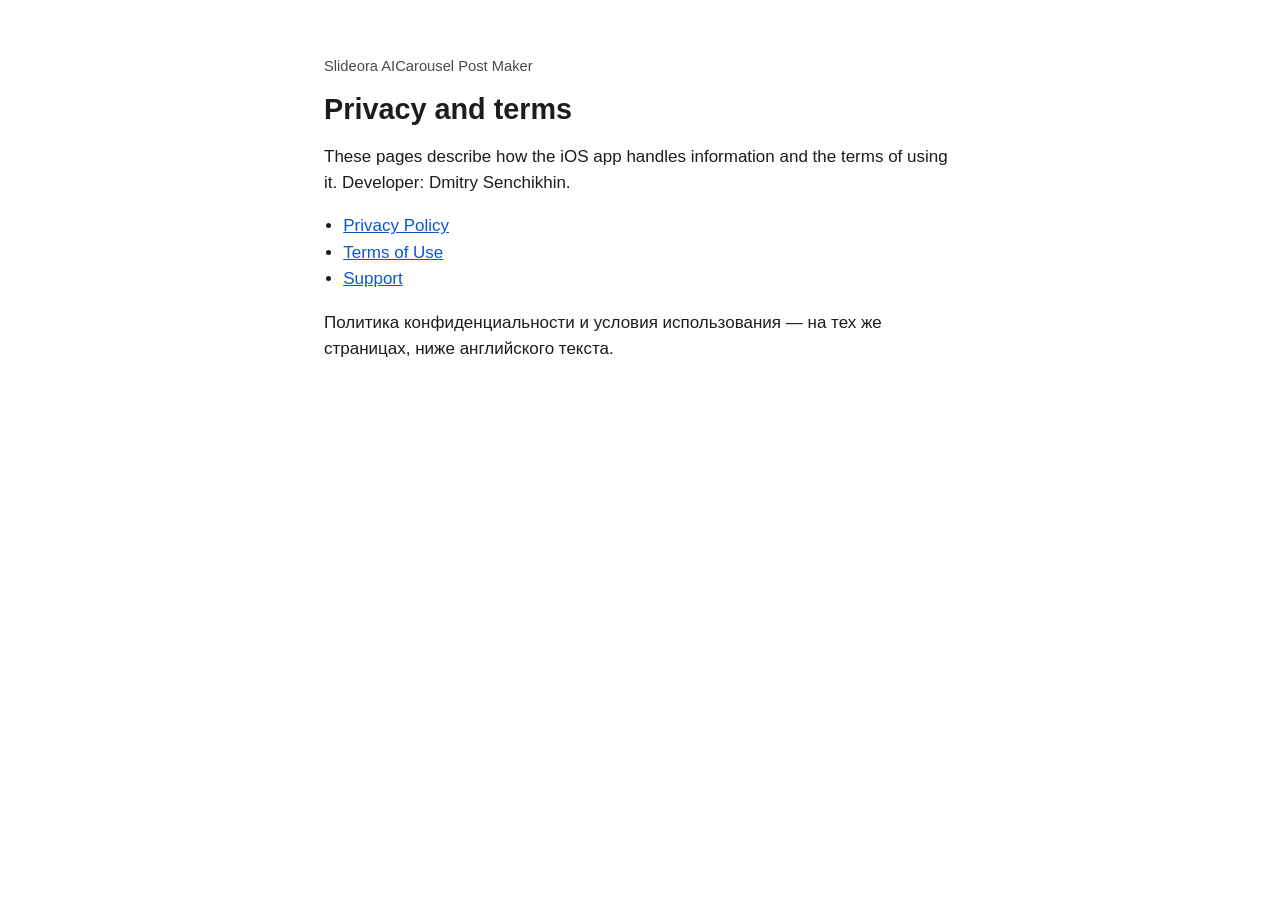
<file: index.html>
<!DOCTYPE html>
<html lang="en">
<head>
  <meta charset="utf-8">
  <meta name="viewport" content="width=device-width, initial-scale=1">
  <title>Slideora — Privacy and Terms</title>
  <meta name="description" content="Privacy Policy and Terms of Use for Slideora AICarousel Post Maker.">
  <link rel="stylesheet" href="style.css">
</head>
<body>
  <main>
    <p class="app">Slideora AICarousel Post Maker</p>
    <h1>Privacy and terms</h1>
    <p>These pages describe how the iOS app handles information and the terms of using it. Developer: Dmitry Senchikhin.</p>
    <ul>
      <li><a href="privacy/">Privacy Policy</a></li>
      <li><a href="terms/">Terms of Use</a></li>
      <li><a href="support/">Support</a></li>
    </ul>
    <p>Политика конфиденциальности и условия использования — на тех же страницах, ниже английского текста.</p>
  </main>
</body>
</html>
</file>
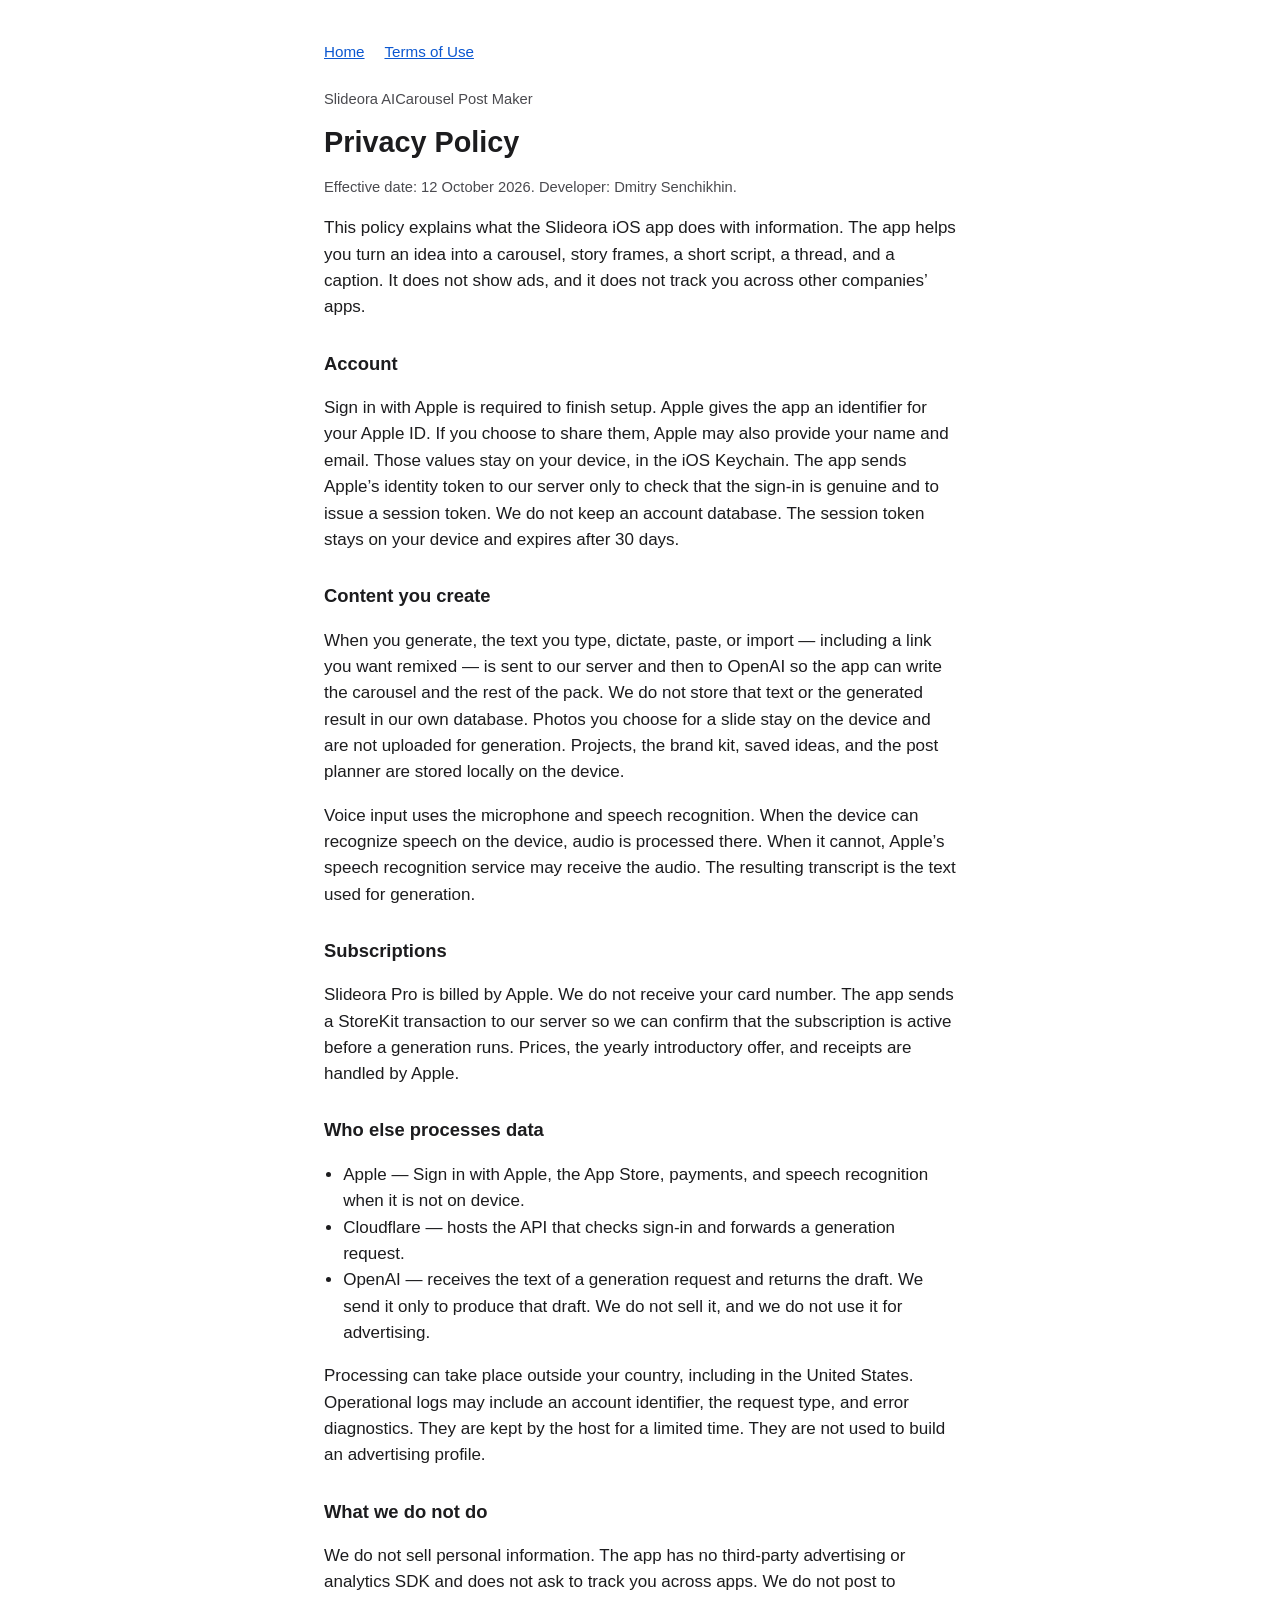
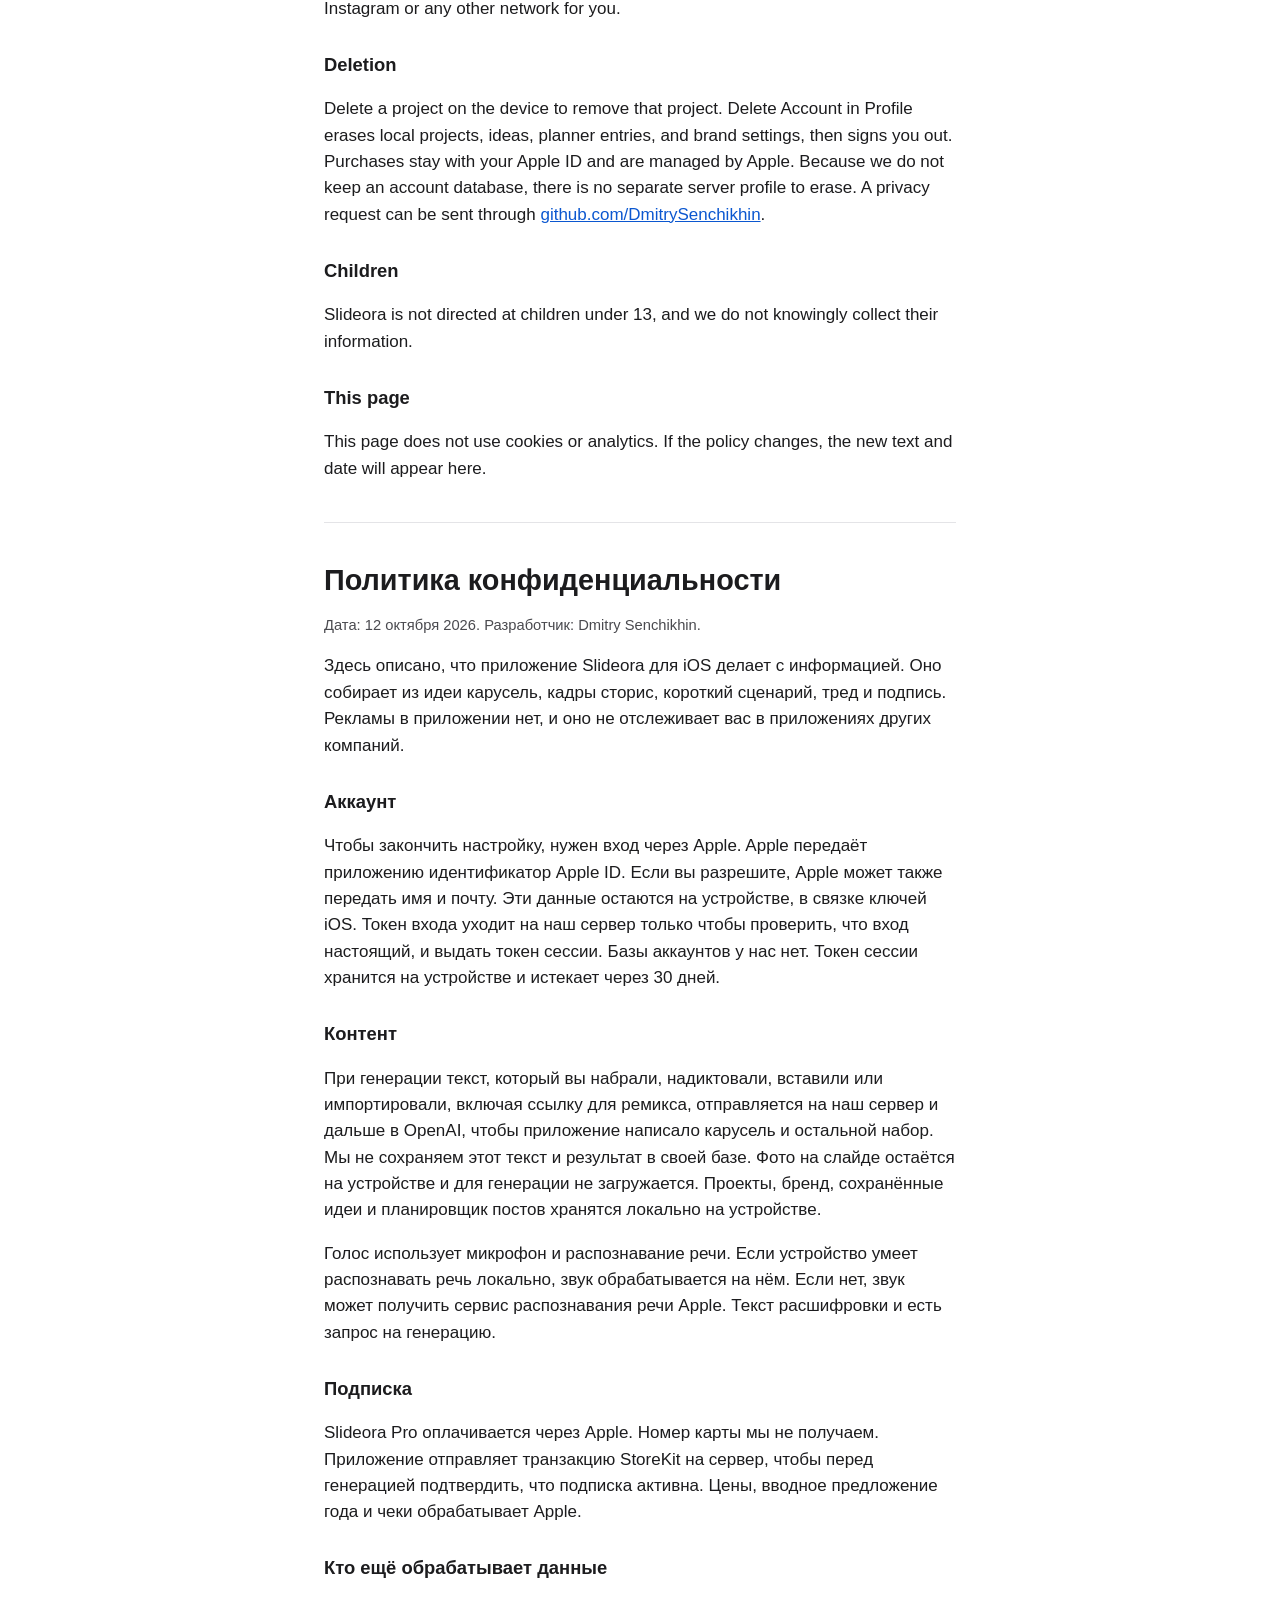
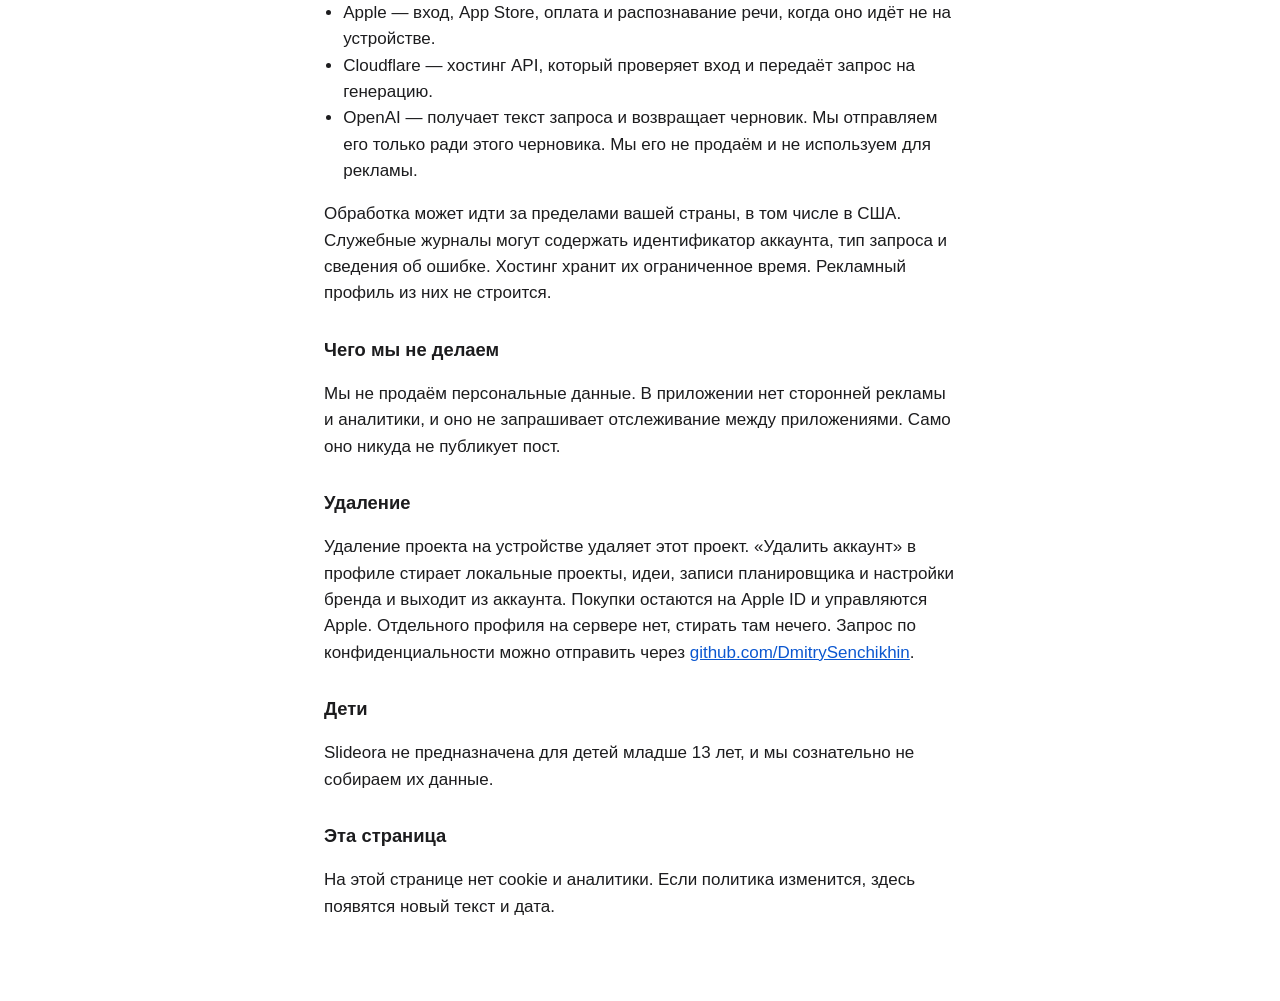
<file: privacy/index.html>
<!DOCTYPE html>
<html lang="en">
<head>
  <meta charset="utf-8">
  <meta name="viewport" content="width=device-width, initial-scale=1">
  <title>Privacy Policy — Slideora</title>
  <meta name="description" content="Privacy Policy for Slideora AICarousel Post Maker.">
  <link rel="stylesheet" href="../style.css">
</head>
<body>
  <main>
    <nav>
      <a href="../">Home</a>
      <a href="../terms/">Terms of Use</a>
    </nav>
    <p class="app">Slideora AICarousel Post Maker</p>
    <h1>Privacy Policy</h1>
    <p class="meta">Effective date: 12 October 2026. Developer: Dmitry Senchikhin.</p>
    <p>This policy explains what the Slideora iOS app does with information. The app helps you turn an idea into a carousel, story frames, a short script, a thread, and a caption. It does not show ads, and it does not track you across other companies’ apps.</p>

    <h2>Account</h2>
    <p>Sign in with Apple is required to finish setup. Apple gives the app an identifier for your Apple ID. If you choose to share them, Apple may also provide your name and email. Those values stay on your device, in the iOS Keychain. The app sends Apple’s identity token to our server only to check that the sign-in is genuine and to issue a session token. We do not keep an account database. The session token stays on your device and expires after 30 days.</p>

    <h2>Content you create</h2>
    <p>When you generate, the text you type, dictate, paste, or import — including a link you want remixed — is sent to our server and then to OpenAI so the app can write the carousel and the rest of the pack. We do not store that text or the generated result in our own database. Photos you choose for a slide stay on the device and are not uploaded for generation. Projects, the brand kit, saved ideas, and the post planner are stored locally on the device.</p>
    <p>Voice input uses the microphone and speech recognition. When the device can recognize speech on the device, audio is processed there. When it cannot, Apple’s speech recognition service may receive the audio. The resulting transcript is the text used for generation.</p>

    <h2>Subscriptions</h2>
    <p>Slideora Pro is billed by Apple. We do not receive your card number. The app sends a StoreKit transaction to our server so we can confirm that the subscription is active before a generation runs. Prices, the yearly introductory offer, and receipts are handled by Apple.</p>

    <h2>Who else processes data</h2>
    <ul>
      <li>Apple — Sign in with Apple, the App Store, payments, and speech recognition when it is not on device.</li>
      <li>Cloudflare — hosts the API that checks sign-in and forwards a generation request.</li>
      <li>OpenAI — receives the text of a generation request and returns the draft. We send it only to produce that draft. We do not sell it, and we do not use it for advertising.</li>
    </ul>
    <p>Processing can take place outside your country, including in the United States. Operational logs may include an account identifier, the request type, and error diagnostics. They are kept by the host for a limited time. They are not used to build an advertising profile.</p>

    <h2>What we do not do</h2>
    <p>We do not sell personal information. The app has no third-party advertising or analytics SDK and does not ask to track you across apps. We do not post to Instagram or any other network for you.</p>

    <h2>Deletion</h2>
    <p>Delete a project on the device to remove that project. Delete Account in Profile erases local projects, ideas, planner entries, and brand settings, then signs you out. Purchases stay with your Apple ID and are managed by Apple. Because we do not keep an account database, there is no separate server profile to erase. A privacy request can be sent through <a href="https://github.com/DmitrySenchikhin">github.com/DmitrySenchikhin</a>.</p>

    <h2>Children</h2>
    <p>Slideora is not directed at children under 13, and we do not knowingly collect their information.</p>

    <h2>This page</h2>
    <p>This page does not use cookies or analytics. If the policy changes, the new text and date will appear here.</p>

    <hr>

    <h1>Политика конфиденциальности</h1>
    <p class="meta">Дата: 12 октября 2026. Разработчик: Dmitry Senchikhin.</p>
    <p>Здесь описано, что приложение Slideora для iOS делает с информацией. Оно собирает из идеи карусель, кадры сторис, короткий сценарий, тред и подпись. Рекламы в приложении нет, и оно не отслеживает вас в приложениях других компаний.</p>

    <h2>Аккаунт</h2>
    <p>Чтобы закончить настройку, нужен вход через Apple. Apple передаёт приложению идентификатор Apple ID. Если вы разрешите, Apple может также передать имя и почту. Эти данные остаются на устройстве, в связке ключей iOS. Токен входа уходит на наш сервер только чтобы проверить, что вход настоящий, и выдать токен сессии. Базы аккаунтов у нас нет. Токен сессии хранится на устройстве и истекает через 30 дней.</p>

    <h2>Контент</h2>
    <p>При генерации текст, который вы набрали, надиктовали, вставили или импортировали, включая ссылку для ремикса, отправляется на наш сервер и дальше в OpenAI, чтобы приложение написало карусель и остальной набор. Мы не сохраняем этот текст и результат в своей базе. Фото на слайде остаётся на устройстве и для генерации не загружается. Проекты, бренд, сохранённые идеи и планировщик постов хранятся локально на устройстве.</p>
    <p>Голос использует микрофон и распознавание речи. Если устройство умеет распознавать речь локально, звук обрабатывается на нём. Если нет, звук может получить сервис распознавания речи Apple. Текст расшифровки и есть запрос на генерацию.</p>

    <h2>Подписка</h2>
    <p>Slideora Pro оплачивается через Apple. Номер карты мы не получаем. Приложение отправляет транзакцию StoreKit на сервер, чтобы перед генерацией подтвердить, что подписка активна. Цены, вводное предложение года и чеки обрабатывает Apple.</p>

    <h2>Кто ещё обрабатывает данные</h2>
    <ul>
      <li>Apple — вход, App Store, оплата и распознавание речи, когда оно идёт не на устройстве.</li>
      <li>Cloudflare — хостинг API, который проверяет вход и передаёт запрос на генерацию.</li>
      <li>OpenAI — получает текст запроса и возвращает черновик. Мы отправляем его только ради этого черновика. Мы его не продаём и не используем для рекламы.</li>
    </ul>
    <p>Обработка может идти за пределами вашей страны, в том числе в США. Служебные журналы могут содержать идентификатор аккаунта, тип запроса и сведения об ошибке. Хостинг хранит их ограниченное время. Рекламный профиль из них не строится.</p>

    <h2>Чего мы не делаем</h2>
    <p>Мы не продаём персональные данные. В приложении нет сторонней рекламы и аналитики, и оно не запрашивает отслеживание между приложениями. Само оно никуда не публикует пост.</p>

    <h2>Удаление</h2>
    <p>Удаление проекта на устройстве удаляет этот проект. «Удалить аккаунт» в профиле стирает локальные проекты, идеи, записи планировщика и настройки бренда и выходит из аккаунта. Покупки остаются на Apple ID и управляются Apple. Отдельного профиля на сервере нет, стирать там нечего. Запрос по конфиденциальности можно отправить через <a href="https://github.com/DmitrySenchikhin">github.com/DmitrySenchikhin</a>.</p>

    <h2>Дети</h2>
    <p>Slideora не предназначена для детей младше 13 лет, и мы сознательно не собираем их данные.</p>

    <h2>Эта страница</h2>
    <p>На этой странице нет cookie и аналитики. Если политика изменится, здесь появятся новый текст и дата.</p>
  </main>
</body>
</html>
</file>
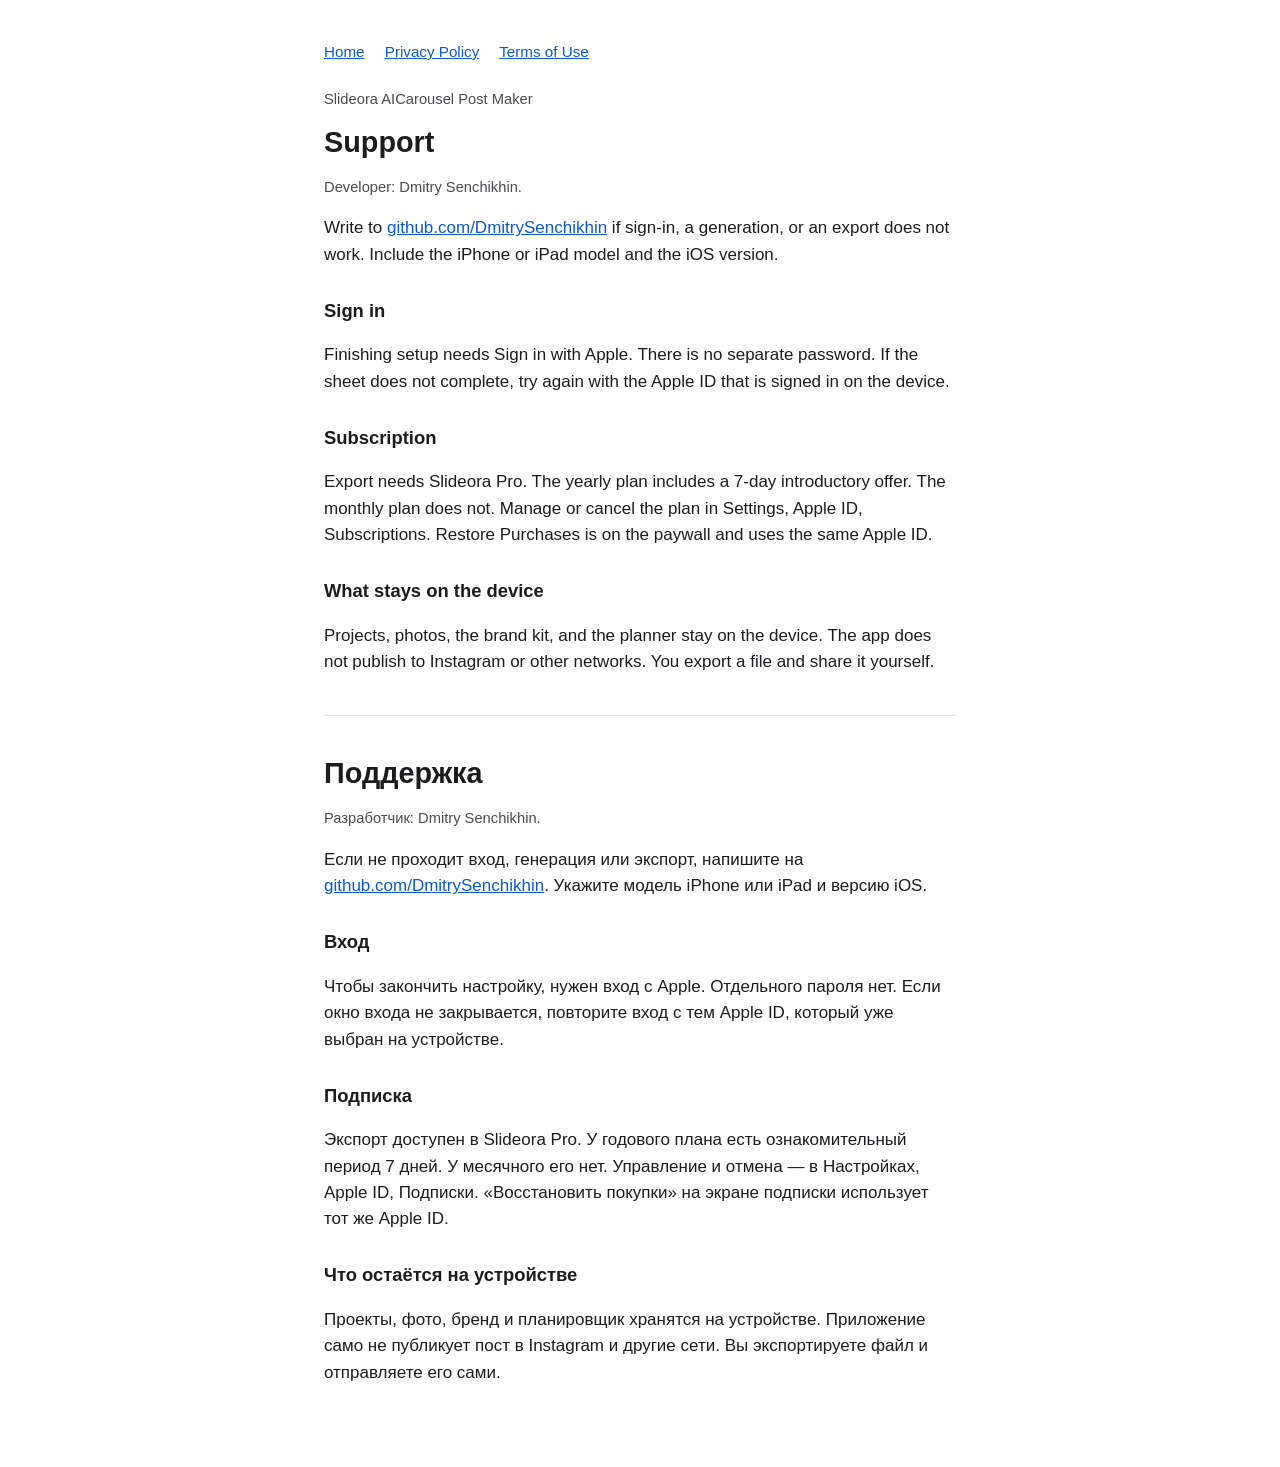
<file: support/index.html>
<!DOCTYPE html>
<html lang="en">
<head>
  <meta charset="utf-8">
  <meta name="viewport" content="width=device-width, initial-scale=1">
  <title>Support — Slideora</title>
  <meta name="description" content="Support for Slideora AICarousel Post Maker.">
  <link rel="stylesheet" href="../style.css">
</head>
<body>
  <main>
    <nav>
      <a href="../">Home</a>
      <a href="../privacy/">Privacy Policy</a>
      <a href="../terms/">Terms of Use</a>
    </nav>
    <p class="app">Slideora AICarousel Post Maker</p>
    <h1>Support</h1>
    <p class="meta">Developer: Dmitry Senchikhin.</p>
    <p>Write to <a href="https://github.com/DmitrySenchikhin">github.com/DmitrySenchikhin</a> if sign-in, a generation, or an export does not work. Include the iPhone or iPad model and the iOS version.</p>

    <h2>Sign in</h2>
    <p>Finishing setup needs Sign in with Apple. There is no separate password. If the sheet does not complete, try again with the Apple ID that is signed in on the device.</p>

    <h2>Subscription</h2>
    <p>Export needs Slideora Pro. The yearly plan includes a 7-day introductory offer. The monthly plan does not. Manage or cancel the plan in Settings, Apple ID, Subscriptions. Restore Purchases is on the paywall and uses the same Apple ID.</p>

    <h2>What stays on the device</h2>
    <p>Projects, photos, the brand kit, and the planner stay on the device. The app does not publish to Instagram or other networks. You export a file and share it yourself.</p>

    <hr>

    <h1>Поддержка</h1>
    <p class="meta">Разработчик: Dmitry Senchikhin.</p>
    <p>Если не проходит вход, генерация или экспорт, напишите на <a href="https://github.com/DmitrySenchikhin">github.com/DmitrySenchikhin</a>. Укажите модель iPhone или iPad и версию iOS.</p>

    <h2>Вход</h2>
    <p>Чтобы закончить настройку, нужен вход с Apple. Отдельного пароля нет. Если окно входа не закрывается, повторите вход с тем Apple ID, который уже выбран на устройстве.</p>

    <h2>Подписка</h2>
    <p>Экспорт доступен в Slideora Pro. У годового плана есть ознакомительный период 7 дней. У месячного его нет. Управление и отмена — в Настройках, Apple ID, Подписки. «Восстановить покупки» на экране подписки использует тот же Apple ID.</p>

    <h2>Что остаётся на устройстве</h2>
    <p>Проекты, фото, бренд и планировщик хранятся на устройстве. Приложение само не публикует пост в Instagram и другие сети. Вы экспортируете файл и отправляете его сами.</p>
  </main>
</body>
</html>
</file>
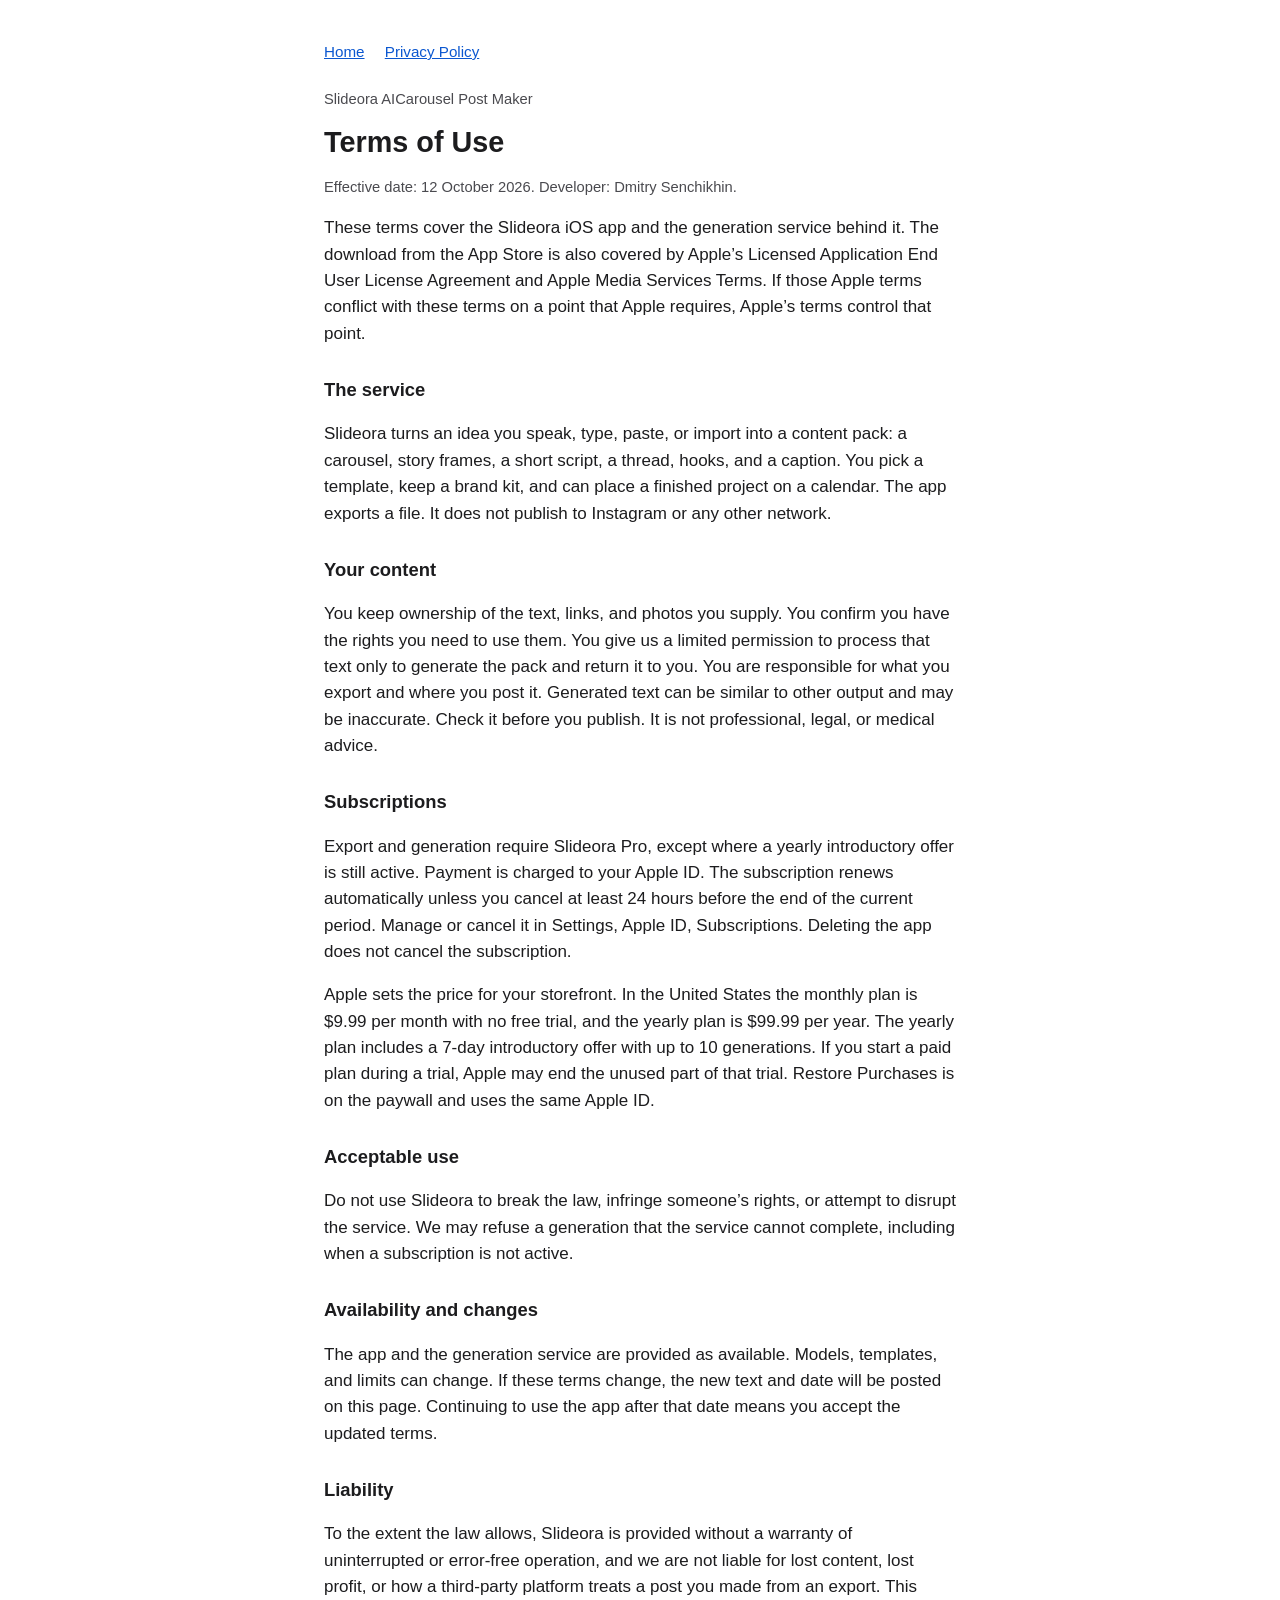
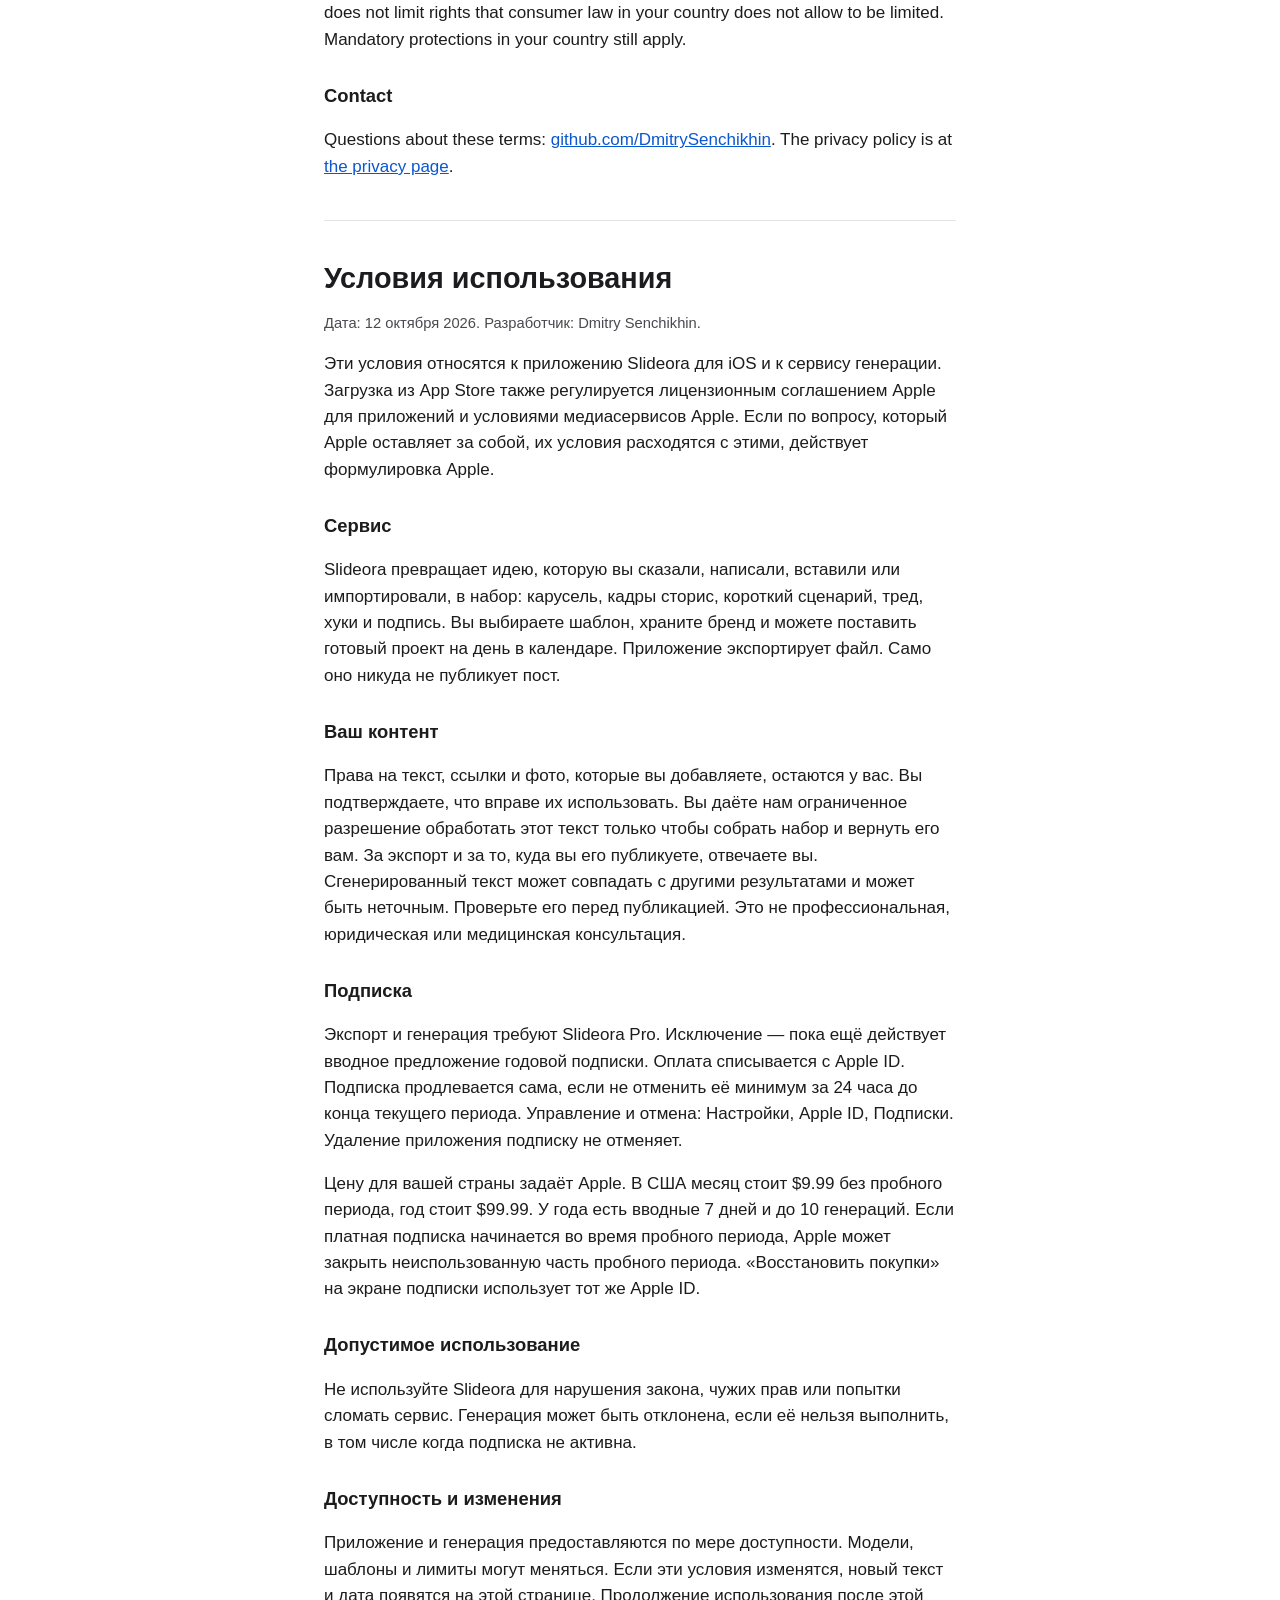
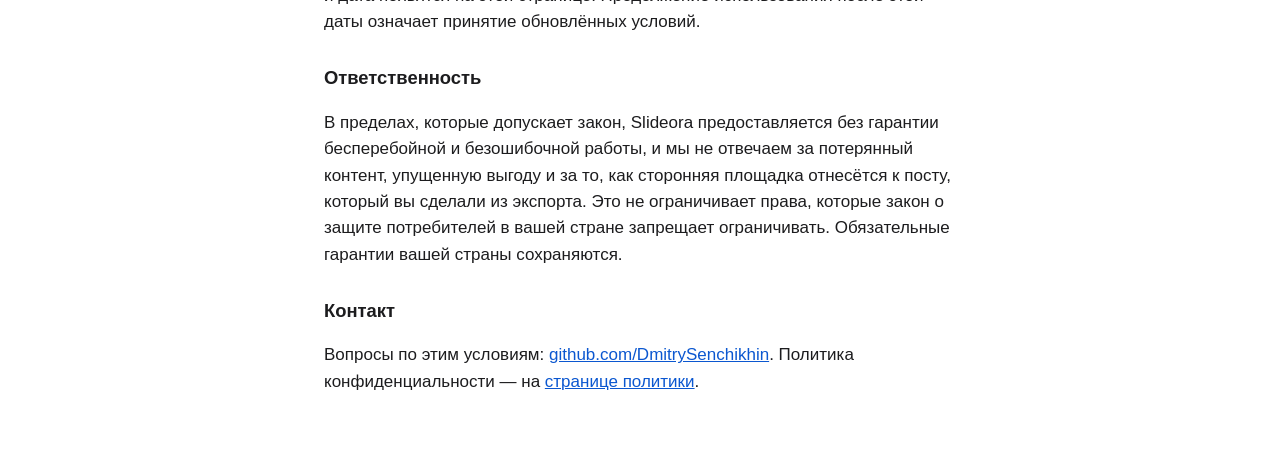
<file: terms/index.html>
<!DOCTYPE html>
<html lang="en">
<head>
  <meta charset="utf-8">
  <meta name="viewport" content="width=device-width, initial-scale=1">
  <title>Terms of Use — Slideora</title>
  <meta name="description" content="Terms of Use for Slideora AICarousel Post Maker.">
  <link rel="stylesheet" href="../style.css">
</head>
<body>
  <main>
    <nav>
      <a href="../">Home</a>
      <a href="../privacy/">Privacy Policy</a>
    </nav>
    <p class="app">Slideora AICarousel Post Maker</p>
    <h1>Terms of Use</h1>
    <p class="meta">Effective date: 12 October 2026. Developer: Dmitry Senchikhin.</p>
    <p>These terms cover the Slideora iOS app and the generation service behind it. The download from the App Store is also covered by Apple’s Licensed Application End User License Agreement and Apple Media Services Terms. If those Apple terms conflict with these terms on a point that Apple requires, Apple’s terms control that point.</p>

    <h2>The service</h2>
    <p>Slideora turns an idea you speak, type, paste, or import into a content pack: a carousel, story frames, a short script, a thread, hooks, and a caption. You pick a template, keep a brand kit, and can place a finished project on a calendar. The app exports a file. It does not publish to Instagram or any other network.</p>

    <h2>Your content</h2>
    <p>You keep ownership of the text, links, and photos you supply. You confirm you have the rights you need to use them. You give us a limited permission to process that text only to generate the pack and return it to you. You are responsible for what you export and where you post it. Generated text can be similar to other output and may be inaccurate. Check it before you publish. It is not professional, legal, or medical advice.</p>

    <h2>Subscriptions</h2>
    <p>Export and generation require Slideora Pro, except where a yearly introductory offer is still active. Payment is charged to your Apple ID. The subscription renews automatically unless you cancel at least 24 hours before the end of the current period. Manage or cancel it in Settings, Apple ID, Subscriptions. Deleting the app does not cancel the subscription.</p>
    <p>Apple sets the price for your storefront. In the United States the monthly plan is $9.99 per month with no free trial, and the yearly plan is $99.99 per year. The yearly plan includes a 7-day introductory offer with up to 10 generations. If you start a paid plan during a trial, Apple may end the unused part of that trial. Restore Purchases is on the paywall and uses the same Apple ID.</p>

    <h2>Acceptable use</h2>
    <p>Do not use Slideora to break the law, infringe someone’s rights, or attempt to disrupt the service. We may refuse a generation that the service cannot complete, including when a subscription is not active.</p>

    <h2>Availability and changes</h2>
    <p>The app and the generation service are provided as available. Models, templates, and limits can change. If these terms change, the new text and date will be posted on this page. Continuing to use the app after that date means you accept the updated terms.</p>

    <h2>Liability</h2>
    <p>To the extent the law allows, Slideora is provided without a warranty of uninterrupted or error-free operation, and we are not liable for lost content, lost profit, or how a third-party platform treats a post you made from an export. This does not limit rights that consumer law in your country does not allow to be limited. Mandatory protections in your country still apply.</p>

    <h2>Contact</h2>
    <p>Questions about these terms: <a href="https://github.com/DmitrySenchikhin">github.com/DmitrySenchikhin</a>. The privacy policy is at <a href="../privacy/">the privacy page</a>.</p>

    <hr>

    <h1>Условия использования</h1>
    <p class="meta">Дата: 12 октября 2026. Разработчик: Dmitry Senchikhin.</p>
    <p>Эти условия относятся к приложению Slideora для iOS и к сервису генерации. Загрузка из App Store также регулируется лицензионным соглашением Apple для приложений и условиями медиасервисов Apple. Если по вопросу, который Apple оставляет за собой, их условия расходятся с этими, действует формулировка Apple.</p>

    <h2>Сервис</h2>
    <p>Slideora превращает идею, которую вы сказали, написали, вставили или импортировали, в набор: карусель, кадры сторис, короткий сценарий, тред, хуки и подпись. Вы выбираете шаблон, храните бренд и можете поставить готовый проект на день в календаре. Приложение экспортирует файл. Само оно никуда не публикует пост.</p>

    <h2>Ваш контент</h2>
    <p>Права на текст, ссылки и фото, которые вы добавляете, остаются у вас. Вы подтверждаете, что вправе их использовать. Вы даёте нам ограниченное разрешение обработать этот текст только чтобы собрать набор и вернуть его вам. За экспорт и за то, куда вы его публикуете, отвечаете вы. Сгенерированный текст может совпадать с другими результатами и может быть неточным. Проверьте его перед публикацией. Это не профессиональная, юридическая или медицинская консультация.</p>

    <h2>Подписка</h2>
    <p>Экспорт и генерация требуют Slideora Pro. Исключение — пока ещё действует вводное предложение годовой подписки. Оплата списывается с Apple ID. Подписка продлевается сама, если не отменить её минимум за 24 часа до конца текущего периода. Управление и отмена: Настройки, Apple ID, Подписки. Удаление приложения подписку не отменяет.</p>
    <p>Цену для вашей страны задаёт Apple. В США месяц стоит $9.99 без пробного периода, год стоит $99.99. У года есть вводные 7 дней и до 10 генераций. Если платная подписка начинается во время пробного периода, Apple может закрыть неиспользованную часть пробного периода. «Восстановить покупки» на экране подписки использует тот же Apple ID.</p>

    <h2>Допустимое использование</h2>
    <p>Не используйте Slideora для нарушения закона, чужих прав или попытки сломать сервис. Генерация может быть отклонена, если её нельзя выполнить, в том числе когда подписка не активна.</p>

    <h2>Доступность и изменения</h2>
    <p>Приложение и генерация предоставляются по мере доступности. Модели, шаблоны и лимиты могут меняться. Если эти условия изменятся, новый текст и дата появятся на этой странице. Продолжение использования после этой даты означает принятие обновлённых условий.</p>

    <h2>Ответственность</h2>
    <p>В пределах, которые допускает закон, Slideora предоставляется без гарантии бесперебойной и безошибочной работы, и мы не отвечаем за потерянный контент, упущенную выгоду и за то, как сторонняя площадка отнесётся к посту, который вы сделали из экспорта. Это не ограничивает права, которые закон о защите потребителей в вашей стране запрещает ограничивать. Обязательные гарантии вашей страны сохраняются.</p>

    <h2>Контакт</h2>
    <p>Вопросы по этим условиям: <a href="https://github.com/DmitrySenchikhin">github.com/DmitrySenchikhin</a>. Политика конфиденциальности — на <a href="../privacy/">странице политики</a>.</p>
  </main>
</body>
</html>
</file>
<file: style.css>
:root {
  color-scheme: light dark;
  --text: #1c1c1e;
  --muted: #4a4a4f;
  --line: #e4e4e7;
  --bg: #ffffff;
  --link: #0b57d0;
}
@media (prefers-color-scheme: dark) {
  :root {
    --text: #f2f2f7;
    --muted: #aeaeb2;
    --line: #2c2c2e;
    --bg: #111113;
    --link: #8eb6ff;
  }
}
* { box-sizing: border-box; }
body {
  margin: 0;
  background: var(--bg);
  color: var(--text);
  font: 17px/1.55 -apple-system, BlinkMacSystemFont, "Segoe UI", sans-serif;
}
main {
  max-width: 42rem;
  margin: 0 auto;
  padding: 2.5rem 1.25rem 4rem;
}
h1 { font-size: 1.8rem; line-height: 1.2; margin: 0.2rem 0 1rem; }
h2 { font-size: 1.15rem; margin: 1.8rem 0 0.4rem; }
p, li { color: var(--text); }
a { color: var(--link); }
.app, .meta { color: var(--muted); font-size: 0.92rem; }
hr { border: 0; border-top: 1px solid var(--line); margin: 2.5rem 0; }
ul { padding-left: 1.2rem; }
nav { margin-bottom: 1.5rem; font-size: 0.95rem; }
nav a { margin-right: 1rem; }
</file>
